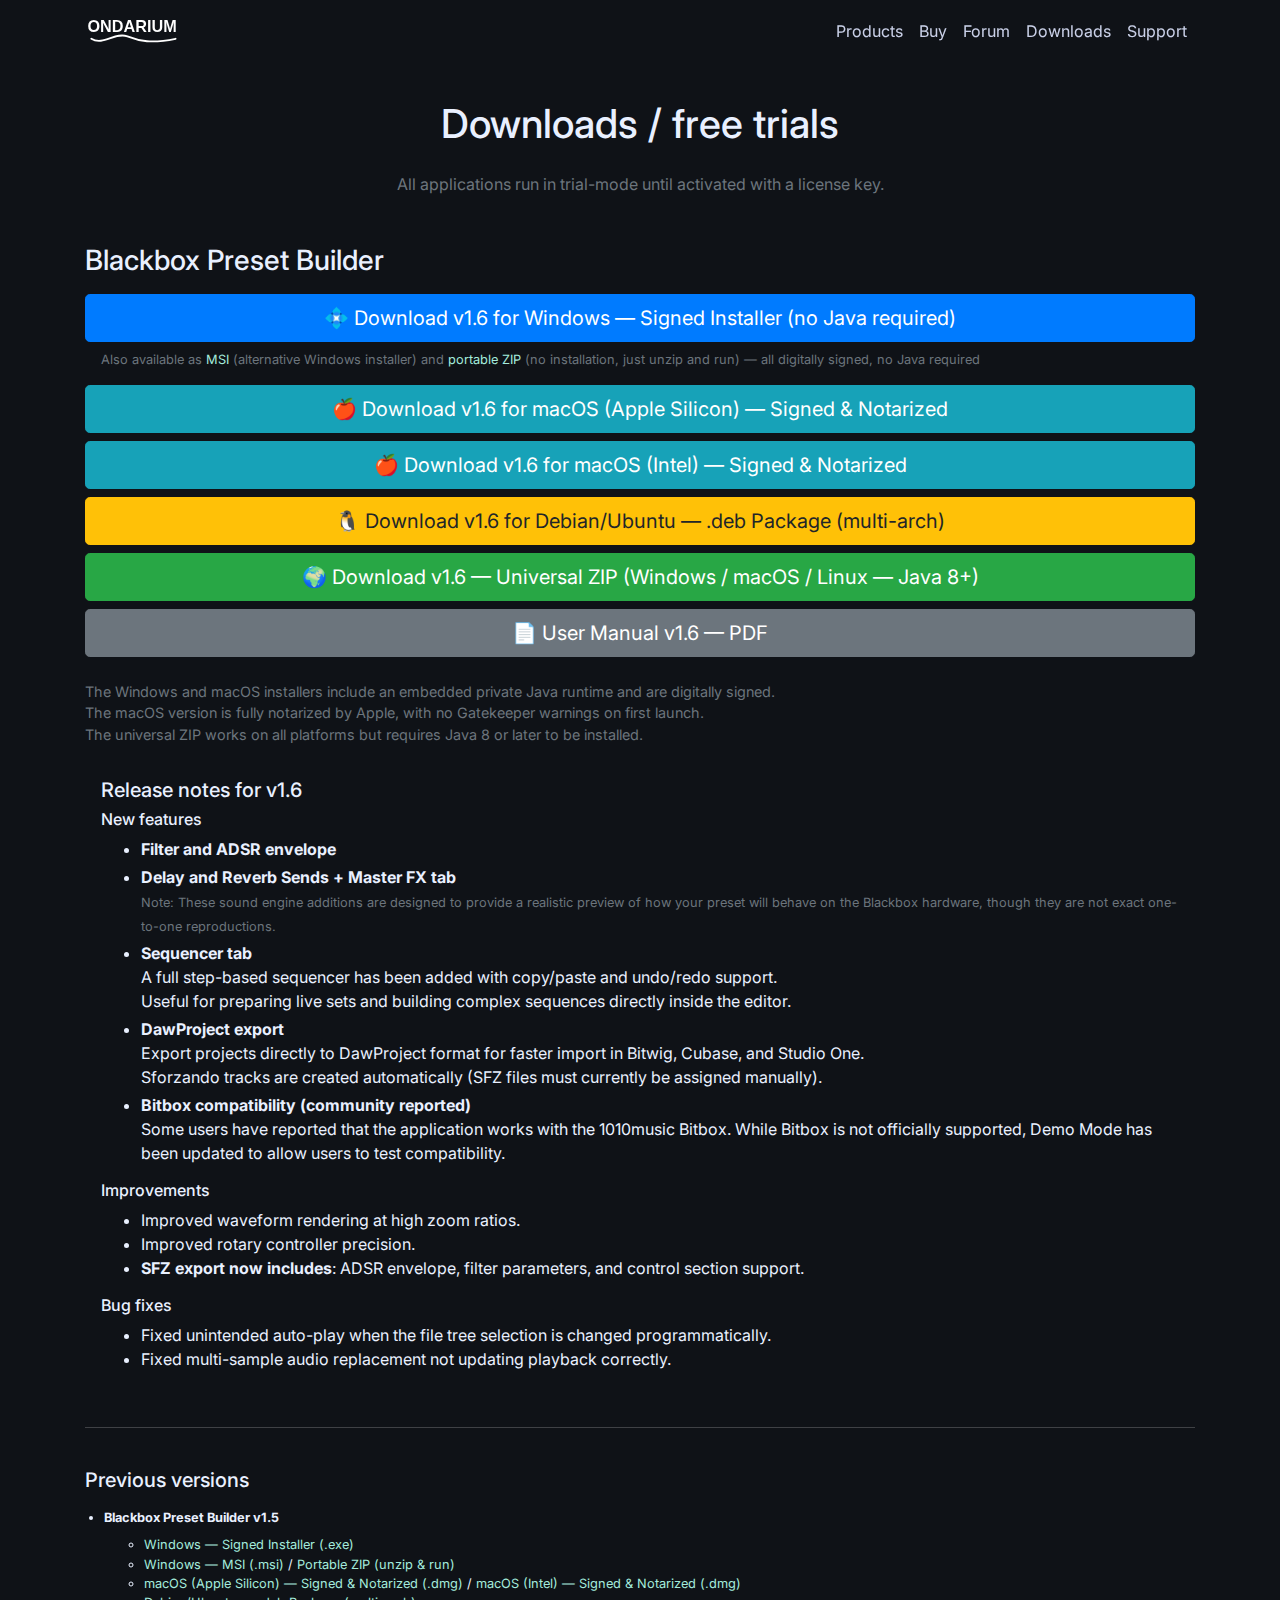
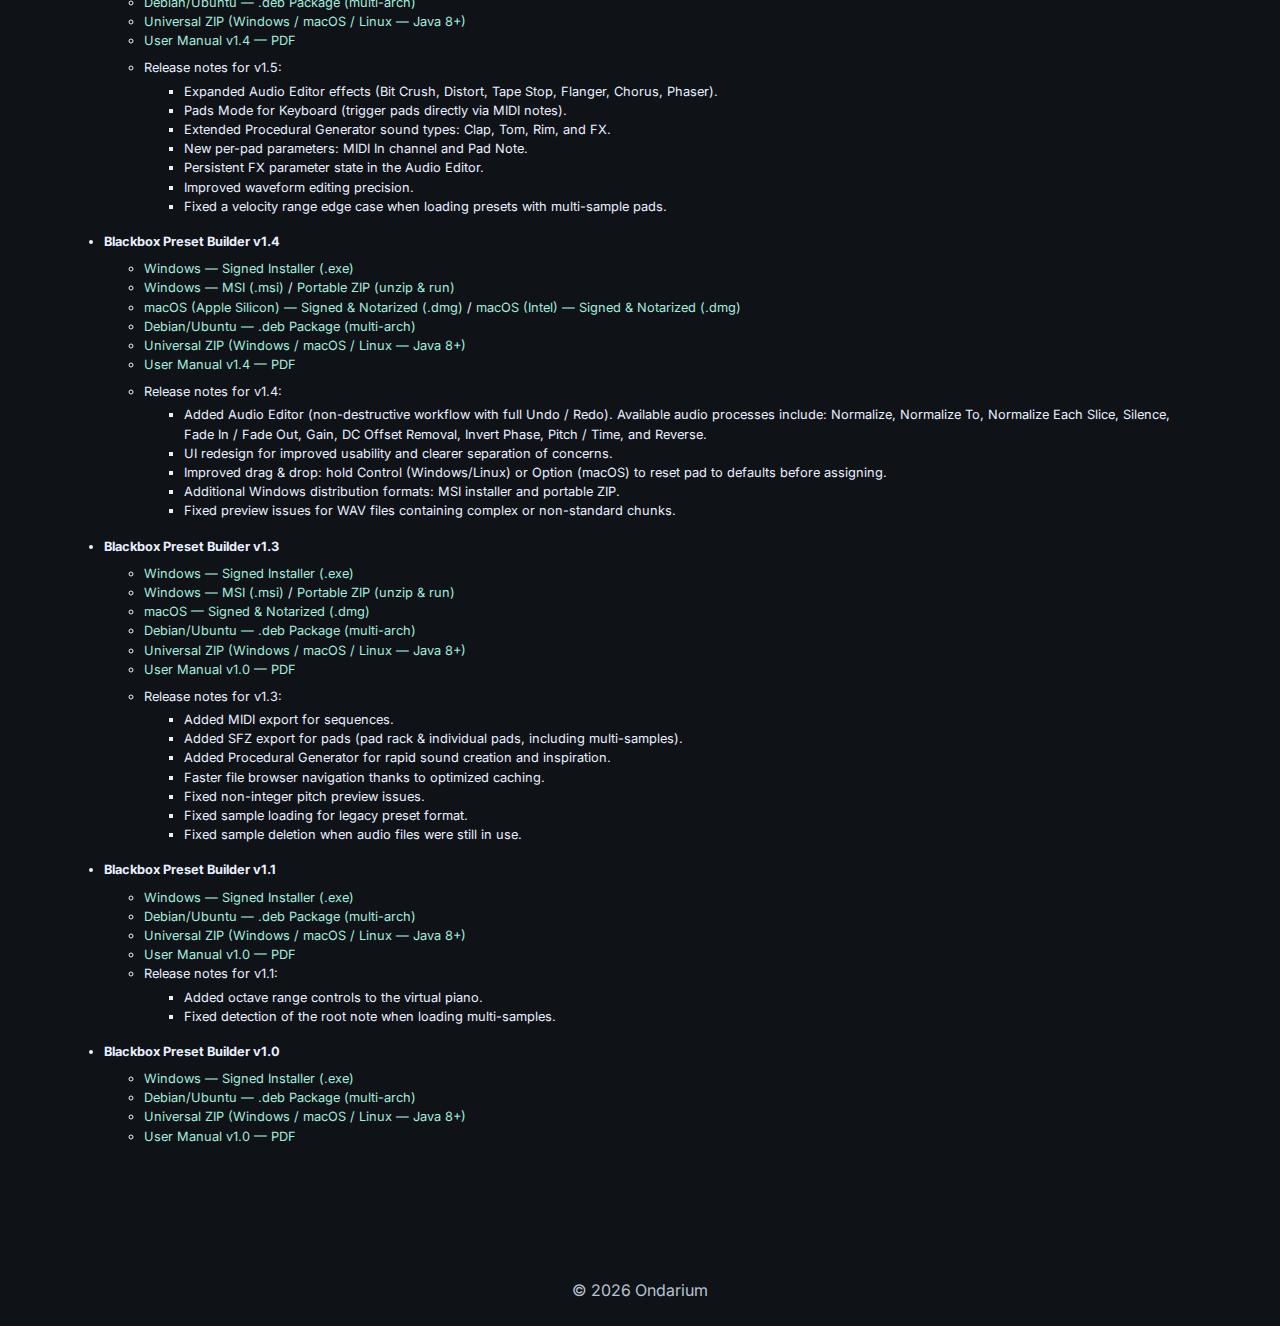
<file: downloads.html>
<!doctype html>
<html lang="en">
<head>

  <!-- Google tag (gtag.js) -->
  <script async src="https://www.googletagmanager.com/gtag/js?id=G-0QVJT9XZ2C"></script>
  <script>
    window.dataLayer = window.dataLayer || [];
    function gtag(){dataLayer.push(arguments);}
    gtag('js', new Date());

    gtag('config', 'G-0QVJT9XZ2C');
  </script>

  <meta charset="utf-8" />
  <meta name="viewport" content="width=device-width, initial-scale=1" />
  <title>Downloads — Ondarium</title>
  <meta name="description" content="Available downloads for Ondarium software." />

  <!-- Bootstrap -->
  <link rel="stylesheet" href="https://cdn.jsdelivr.net/npm/bootstrap@4.6.2/dist/css/bootstrap.min.css">
  
  <!-- Webfont Inter -->
  <link href="https://fonts.googleapis.com/css2?family=Inter:wght@400;500;600&display=swap" rel="stylesheet">
  
  <link rel="stylesheet" href="/css/custom.css">

  <link rel="icon" type="image/svg+xml" href="/images/favicon.svg">
  <link rel="icon" href="/images/favicon.ico">
  <link rel="apple-touch-icon" href="/images/apple-touch-icon.png" sizes="180x180">
</head>
<body>
  <!-- NAV -->
  <nav id="mainNav" class="navbar navbar-expand-lg navbar-dark fixed-top">
    <div class="container">
      <!-- Logo -->
      <a class="navbar-brand on-dark" href="/#top">
        <img class="logo-svg" src="/images/ondarium-mark.svg" alt="Ondarium">
      </a>

      <!-- Burger -->
      <button class="navbar-toggler" type="button" data-toggle="collapse" data-target="#navMenu"
        aria-controls="navMenu" aria-expanded="false" aria-label="Toggle navigation">
        <span class="navbar-toggler-icon"></span>
      </button>

      <!-- Menu items -->
      <div id="navMenu" class="collapse navbar-collapse justify-content-end text-right">
        <ul class="navbar-nav">
          <li class="nav-item"><a class="nav-link" href="/products.html">Products</a></li>
          <li class="nav-item"><a class="nav-link" href="https://store.ondarium.com">Buy</a></li>
          <li class="nav-item"><a class="nav-link" href="https://forum.ondarium.com">Forum</a></li>
          <li class="nav-item"><a class="nav-link" href="/downloads.html">Downloads</a></li>
          <li class="nav-item"><a class="nav-link" href="/support.html">Support</a></li>
        </ul>
      </div>
    </div>
  </nav>

  <!-- MAIN CONTENT -->
  <main class="container" style="padding-top:100px; padding-bottom:60px;">
    <h1 class="mb-4 text-center">Downloads  /  free trials</h1>
    
    <p class="text-center mb-5 text-muted">
    All applications run in trial-mode until activated with a license key.
    </p>

<!--    
<h3>Blackbox Preset Builder</h3>
<ul>
  <li>
    <strong>Windows Installer (.exe)</strong><br>
    <a href="https://github.com/Ondarium/ondarium-releases/releases/download/bbpb-1.0/BlackboxPresetBuilder-1.0.exe">
      Download v1.0 — Signed installer (no Java required)
    </a>
  </li>

  <li class="mt-2">
    <strong>Universal ZIP (Windows, macOS, Linux)</strong><br>
    <a href="https://github.com/Ondarium/ondarium-releases/releases/download/bbpb-1.0/BlackboxPresetBuilder-1.0-universal.zip">
      Download v1.0 — Java 8+ required
    </a>
  </li>
  <li class="mt-2">
    <strong>Manual</strong><br>
    <a href="https://github.com/Ondarium/ondarium-releases/releases/download/bbpb-1.0/BlackboxPresetBuilder_Manual-1.0.pdf">
      Download v1.0 — PDF
    </a>
  </li>
</ul>

<p class="text-muted" style="font-size: 0.9rem;">
  The Windows installer includes an embedded Java runtime and is digitally signed.<br>
  The universal ZIP works on all platforms but requires a Java 8+ installation.
</p>
-->

<h3 class="mb-3">Blackbox Preset Builder</h3>

    <!-- Latest version (v1.6) -->
    <div class="mb-4">
      <a class="btn btn-primary btn-lg btn-block mb-2"
         href="https://github.com/Ondarium/ondarium-releases/releases/download/bbpb-1.6/BlackboxPresetBuilder-1.6.exe">
        💠 Download v1.6 for Windows — Signed Installer (no Java required)
      </a>

      <div class="text-muted small mb-3 pl-3">
        Also available as
        <a href="https://github.com/Ondarium/ondarium-releases/releases/download/bbpb-1.6/BlackboxPresetBuilder-1.6.0.msi">MSI</a>
        (alternative Windows installer) and
        <a href="https://github.com/Ondarium/ondarium-releases/releases/download/bbpb-1.6/BlackboxPresetBuilder-1.6-portable-win.zip">portable ZIP</a>
        (no installation, just unzip and run) — all digitally signed, no Java required
      </div>

      <!-- macOS Apple Silicon -->
      <a class="btn btn-info btn-lg btn-block mb-2"
         href="https://github.com/Ondarium/ondarium-releases/releases/download/bbpb-1.6/BlackboxPresetBuilder-1.6-AppleSilicon.dmg">
        🍎 Download v1.6 for macOS (Apple Silicon) — Signed &amp; Notarized
      </a>

      <!-- macOS Intel -->
      <a class="btn btn-info btn-lg btn-block mb-2"
         href="https://github.com/Ondarium/ondarium-releases/releases/download/bbpb-1.6/BlackboxPresetBuilder-1.6-Intel.dmg">
        🍎 Download v1.6 for macOS (Intel) — Signed &amp; Notarized
      </a>

      <a class="btn btn-warning btn-lg btn-block mb-2"
         href="https://github.com/Ondarium/ondarium-releases/releases/download/bbpb-1.6/blackbox-preset-builder_1.6-1_all.deb">
        🐧 Download v1.6 for Debian/Ubuntu — .deb Package (multi-arch)
      </a>

      <a class="btn btn-success btn-lg btn-block mb-2"
         href="https://github.com/Ondarium/ondarium-releases/releases/download/bbpb-1.6/BlackboxPresetBuilder-1.6-universal.zip">
        🌍 Download v1.6 — Universal ZIP (Windows / macOS / Linux — Java 8+)
      </a>

      <a class="btn btn-secondary btn-lg btn-block"
         href="https://github.com/Ondarium/ondarium-releases/releases/download/bbpb-1.6/BlackboxPresetBuilder_Manual-1.6.pdf">
        📄 User Manual v1.6 — PDF
      </a>
    </div>

    <p class="text-muted" style="font-size: 0.9rem;">
        The Windows and macOS installers include an embedded private Java runtime and are digitally signed.<br>
        The macOS version is fully notarized by Apple, with no Gatekeeper warnings on first launch.<br>
        The universal ZIP works on all platforms but requires Java 8 or later to be installed.
    </p>

     <!-- Release Notes v1.6 -->
    <div class="p-3 mb-4">
      <h5 class="mb-2">Release notes for v1.6</h5>

      <h6 class="mt-2">New features</h6>
      <ul class="mb-2">
        <li>
          <strong>Filter and ADSR envelope</strong>
        </li>
        <li class="mt-1">
          <strong>Delay and Reverb Sends + Master FX tab</strong><br>
          <span class="text-muted small">
            Note: These sound engine additions are designed to provide a realistic preview of how your preset will behave on the Blackbox hardware,
            though they are not exact one-to-one reproductions.
          </span>
        </li>
        <li class="mt-1">
          <strong>Sequencer tab</strong><br>
          A full step-based sequencer has been added with copy/paste and undo/redo support.<br>
          Useful for preparing live sets and building complex sequences directly inside the editor.
        </li>
        <li class="mt-1">
          <strong>DawProject export</strong><br>
          Export projects directly to DawProject format for faster import in Bitwig, Cubase, and Studio One.<br>
          Sforzando tracks are created automatically (SFZ files must currently be assigned manually).
        </li>
        <li class="mt-1">
          <strong>Bitbox compatibility (community reported)</strong><br>
          Some users have reported that the application works with the 1010music Bitbox.
          While Bitbox is not officially supported, Demo Mode has been updated to allow users to test compatibility.
        </li>
      </ul>

      <h6 class="mt-3">Improvements</h6>
      <ul class="mb-2">
        <li>Improved waveform rendering at high zoom ratios.</li>
        <li>Improved rotary controller precision.</li>
        <li>
          <strong>SFZ export now includes</strong>: ADSR envelope, filter parameters, and control section support.
        </li>
      </ul>

      <h6 class="mt-3">Bug fixes</h6>
      <ul class="mb-0">
        <li>Fixed unintended auto-play when the file tree selection is changed programmatically.</li>
        <li>Fixed multi-sample audio replacement not updating playback correctly.</li>
      </ul>
    </div>
        
    <hr style="border-top: 1px solid rgba(255,255,255,0.2); margin: 2.5rem 0;">

    
    <!-- Previous versions (no big buttons) -->
    <div class="mb-5">
  <h5 class="mb-3">Previous versions</h5>

  <ul class="small" style="padding-left: 1.2rem;">
    <li class="mb-3">
          <strong>Blackbox Preset Builder v1.5</strong>
          <ul class="mt-2">
            <li>
              <a href="https://github.com/Ondarium/ondarium-releases/releases/download/bbpb-1.5/BlackboxPresetBuilder-1.5.exe">
                Windows — Signed Installer (.exe)
              </a>
            </li>
            <li>
              <a href="https://github.com/Ondarium/ondarium-releases/releases/download/bbpb-1.5/BlackboxPresetBuilder-1.5.0.msi">
                Windows — MSI (.msi)
              </a>
              /
              <a href="https://github.com/Ondarium/ondarium-releases/releases/download/bbpb-1.5/BlackboxPresetBuilder-1.5-portable-win.zip">
                Portable ZIP (unzip &amp; run)
              </a>
            </li>
            <li>
              <a href="https://github.com/Ondarium/ondarium-releases/releases/download/bbpb-1.5/BlackboxPresetBuilder-1.5-AppleSilicon.dmg">
                macOS (Apple Silicon) — Signed &amp; Notarized (.dmg)
              </a>
              /
              <a href="https://github.com/Ondarium/ondarium-releases/releases/download/bbpb-1.5/BlackboxPresetBuilder-1.5-Intel.dmg">
                macOS (Intel) — Signed &amp; Notarized (.dmg)
              </a>
            </li>
            <li>
              <a href="https://github.com/Ondarium/ondarium-releases/releases/download/bbpb-1.5/blackbox-preset-builder_1.5-1_all.deb">
                Debian/Ubuntu — .deb Package (multi-arch)
              </a>
            </li>
            <li>
              <a href="https://github.com/Ondarium/ondarium-releases/releases/download/bbpb-1.5/BlackboxPresetBuilder-1.5-universal.zip">
                Universal ZIP (Windows / macOS / Linux — Java 8+)
              </a>
            </li>
            <li>
              <a href="https://github.com/Ondarium/ondarium-releases/releases/download/bbpb-1.5/BlackboxPresetBuilder_Manual-1.4.pdf">
                User Manual v1.4 — PDF
              </a>
            </li>

            <li class="mt-2">
              Release notes for v1.5:
              <ul class="mt-1">
                <li>Expanded Audio Editor effects (Bit Crush, Distort, Tape Stop, Flanger, Chorus, Phaser).</li>
                <li>Pads Mode for Keyboard (trigger pads directly via MIDI notes).</li>
                <li>Extended Procedural Generator sound types: Clap, Tom, Rim, and FX.</li>
                <li>New per-pad parameters: MIDI In channel and Pad Note.</li>
                <li>Persistent FX parameter state in the Audio Editor.</li>
                <li>Improved waveform editing precision.</li>
                <li>Fixed a velocity range edge case when loading presets with multi-sample pads.</li>
              </ul>
            </li>
          </ul>
    </li>
    <li class="mb-3">
      <strong>Blackbox Preset Builder v1.4</strong>
      <ul class="mt-2">
        <li>
          <a href="https://github.com/Ondarium/ondarium-releases/releases/download/bbpb-1.4/BlackboxPresetBuilder-1.4.exe">
            Windows — Signed Installer (.exe)
          </a>
        </li>
        <li>
          <a href="https://github.com/Ondarium/ondarium-releases/releases/download/bbpb-1.4/BlackboxPresetBuilder-1.4.0.msi">
            Windows — MSI (.msi)
          </a>
          /
          <a href="https://github.com/Ondarium/ondarium-releases/releases/download/bbpb-1.4/BlackboxPresetBuilder-1.4-portable-win.zip">
            Portable ZIP (unzip &amp; run)
          </a>
        </li>
        <li>
          <a href="https://github.com/Ondarium/ondarium-releases/releases/download/bbpb-1.4/BlackboxPresetBuilder-1.4-AppleSilicon.dmg">
            macOS (Apple Silicon) — Signed &amp; Notarized (.dmg)
          </a>
          /
          <a href="https://github.com/Ondarium/ondarium-releases/releases/download/bbpb-1.4/BlackboxPresetBuilder-1.4-Intel.dmg">
            macOS (Intel) — Signed &amp; Notarized (.dmg)
          </a>
        </li>
        <li>
          <a href="https://github.com/Ondarium/ondarium-releases/releases/download/bbpb-1.4/blackbox-preset-builder_1.4-1_all.deb">
            Debian/Ubuntu — .deb Package (multi-arch)
          </a>
        </li>
        <li>
          <a href="https://github.com/Ondarium/ondarium-releases/releases/download/bbpb-1.4/BlackboxPresetBuilder-1.4-universal.zip">
            Universal ZIP (Windows / macOS / Linux — Java 8+)
          </a>
        </li>
        <li>
          <a href="https://github.com/Ondarium/ondarium-releases/releases/download/bbpb-1.4/BlackboxPresetBuilder_Manual-1.4.pdf">
            User Manual v1.4 — PDF
          </a>
        </li>

        <li class="mt-2">
          Release notes for v1.4:
          <ul class="mt-1">
            <li>Added Audio Editor (non-destructive workflow with full Undo / Redo). Available audio processes include: Normalize, Normalize To, Normalize Each Slice, Silence, Fade In / Fade Out, Gain, DC Offset Removal, Invert Phase, Pitch / Time, and Reverse.</li>
            <li>UI redesign for improved usability and clearer separation of concerns.</li>
            <li>Improved drag &amp; drop: hold Control (Windows/Linux) or Option (macOS) to reset pad to defaults before assigning.</li>
            <li>Additional Windows distribution formats: MSI installer and portable ZIP.</li>
            <li>Fixed preview issues for WAV files containing complex or non-standard chunks.</li>
          </ul>
        </li>
      </ul>
    </li>

    <li class="mb-3">
      <strong>Blackbox Preset Builder v1.3</strong>
      <ul class="mt-2">
        <li>
          <a href="https://github.com/Ondarium/ondarium-releases/releases/download/bbpb-1.3/BlackboxPresetBuilder-1.3.exe">
            Windows — Signed Installer (.exe)
          </a>
        </li>
        <li>
          <a href="https://github.com/Ondarium/ondarium-releases/releases/download/bbpb-1.3/BlackboxPresetBuilder-1.3.0.msi">
            Windows — MSI (.msi)
          </a>
          /
          <a href="https://github.com/Ondarium/ondarium-releases/releases/download/bbpb-1.3/BlackboxPresetBuilder-1.3-portable-win.zip">
            Portable ZIP (unzip &amp; run)
          </a>
        </li>
        <li>
          <a href="https://github.com/Ondarium/ondarium-releases/releases/download/bbpb-1.3/BlackboxPresetBuilder-1.3.dmg">
            macOS — Signed &amp; Notarized (.dmg)
          </a>
        </li>
        <li>
          <a href="https://github.com/Ondarium/ondarium-releases/releases/download/bbpb-1.3/blackbox-preset-builder_1.3-1_all.deb">
            Debian/Ubuntu — .deb Package (multi-arch)
          </a>
        </li>
        <li>
          <a href="https://github.com/Ondarium/ondarium-releases/releases/download/bbpb-1.3/BlackboxPresetBuilder-1.3-universal.zip">
            Universal ZIP (Windows / macOS / Linux — Java 8+)
          </a>
        </li>
        <li>
          <a href="https://github.com/Ondarium/ondarium-releases/releases/download/bbpb-1.3/BlackboxPresetBuilder_Manual-1.0.pdf">
            User Manual v1.0 — PDF
          </a>
        </li>

        <li class="mt-2">
          Release notes for v1.3:
          <ul class="mt-1">
            <li>Added MIDI export for sequences.</li>
            <li>Added SFZ export for pads (pad rack &amp; individual pads, including multi-samples).</li>
            <li>Added Procedural Generator for rapid sound creation and inspiration.</li>
            <li>Faster file browser navigation thanks to optimized caching.</li>
            <li>Fixed non-integer pitch preview issues.</li>
            <li>Fixed sample loading for legacy preset format.</li>
            <li>Fixed sample deletion when audio files were still in use.</li>
          </ul>
        </li>
      </ul>
    </li>

    <li class="mb-3">
      <strong>Blackbox Preset Builder v1.1</strong>
      <ul class="mt-2">
        <li>
          <a href="https://github.com/Ondarium/ondarium-releases/releases/download/bbpb-1.1/BlackboxPresetBuilder-1.1.exe">
            Windows — Signed Installer (.exe)
          </a>
        </li>
        <li>
          <a href="https://github.com/Ondarium/ondarium-releases/releases/download/bbpb-1.1/blackbox-preset-builder_1.1-1_all.deb">
            Debian/Ubuntu — .deb Package (multi-arch)
          </a>
        </li>
        <li>
          <a href="https://github.com/Ondarium/ondarium-releases/releases/download/bbpb-1.1/BlackboxPresetBuilder-1.1-universal.zip">
            Universal ZIP (Windows / macOS / Linux — Java 8+)
          </a>
        </li>
        <li>
          <a href="https://github.com/Ondarium/ondarium-releases/releases/download/bbpb-1.1/BlackboxPresetBuilder_Manual-1.0.pdf">
            User Manual v1.0 — PDF
          </a>
        </li>
        <li>
          Release notes for v1.1:
          <ul class="mt-1">
            <li>Added octave range controls to the virtual piano.</li>
            <li>Fixed detection of the root note when loading multi-samples.</li>
          </ul>
        </li>
      </ul>
    </li>

    <li class="mb-3">
      <strong>Blackbox Preset Builder v1.0</strong>
      <ul class="mt-2">
        <li>
          <a href="https://github.com/Ondarium/ondarium-releases/releases/download/bbpb-1.0/BlackboxPresetBuilder-1.0.exe">
            Windows — Signed Installer (.exe)
          </a>
        </li>
        <li>
          <a href="https://github.com/Ondarium/ondarium-releases/releases/download/bbpb-1.0/blackbox-preset-builder_1.0-1_all.deb">
            Debian/Ubuntu — .deb Package (multi-arch)
          </a>
        </li>
        <li>
          <a href="https://github.com/Ondarium/ondarium-releases/releases/download/bbpb-1.0/BlackboxPresetBuilder-1.0-universal.zip">
            Universal ZIP (Windows / macOS / Linux — Java 8+)
          </a>
        </li>
        <li>
          <a href="https://github.com/Ondarium/ondarium-releases/releases/download/bbpb-1.1/BlackboxPresetBuilder_Manual-1.0.pdf">
            User Manual v1.0 — PDF
          </a>
        </li>
      </ul>
    </li>
  </ul>
</div>



  </main>

  <!-- FOOTER -->
  <footer class="footer text-center py-4">
    <div class="container">
      <div>© <span id="y"></span> Ondarium</div>
    </div>
  </footer>

  <script src="https://cdn.jsdelivr.net/npm/jquery@3.6.4/dist/jquery.min.js"></script>
  <script src="https://cdn.jsdelivr.net/npm/bootstrap@4.6.2/dist/js/bootstrap.bundle.min.js" integrity="sha384-Fy6S3B9q64WdZWQUiU+q4/2Lc9npb8tCaSX9FK7E8HnRr0Jz8D6OP9dO5Vg3Q9ct" crossorigin="anonymous"></script>
  <script>
    const nav = document.getElementById('mainNav');
    function onScroll(){ nav.classList.toggle('scrolled', window.scrollY > 10); }
    document.addEventListener('scroll', onScroll); onScroll();
    document.getElementById('y').textContent = new Date().getFullYear();
  </script>
 
  <!-- Download tracking -->
  <script>
    document.addEventListener('click', function (e) {
      var link = e.target.closest('a');
      if (!link) return;

      var url = link.getAttribute('href');
      if (!url) return;

      if (url.match(/\.(exe|msi|zip|deb|dmg|pdf)$/i)) {
        if (typeof gtag === 'function') {
          gtag('event', 'download_file', {
            file_url: url,
            file_name: url.split('/').pop(),
            file_extension: url.split('.').pop().toLowerCase(),
            page_title: document.title,
            page_location: window.location.href
          });
        }
      }
    });
 </script>

</body>
</html>
</file>
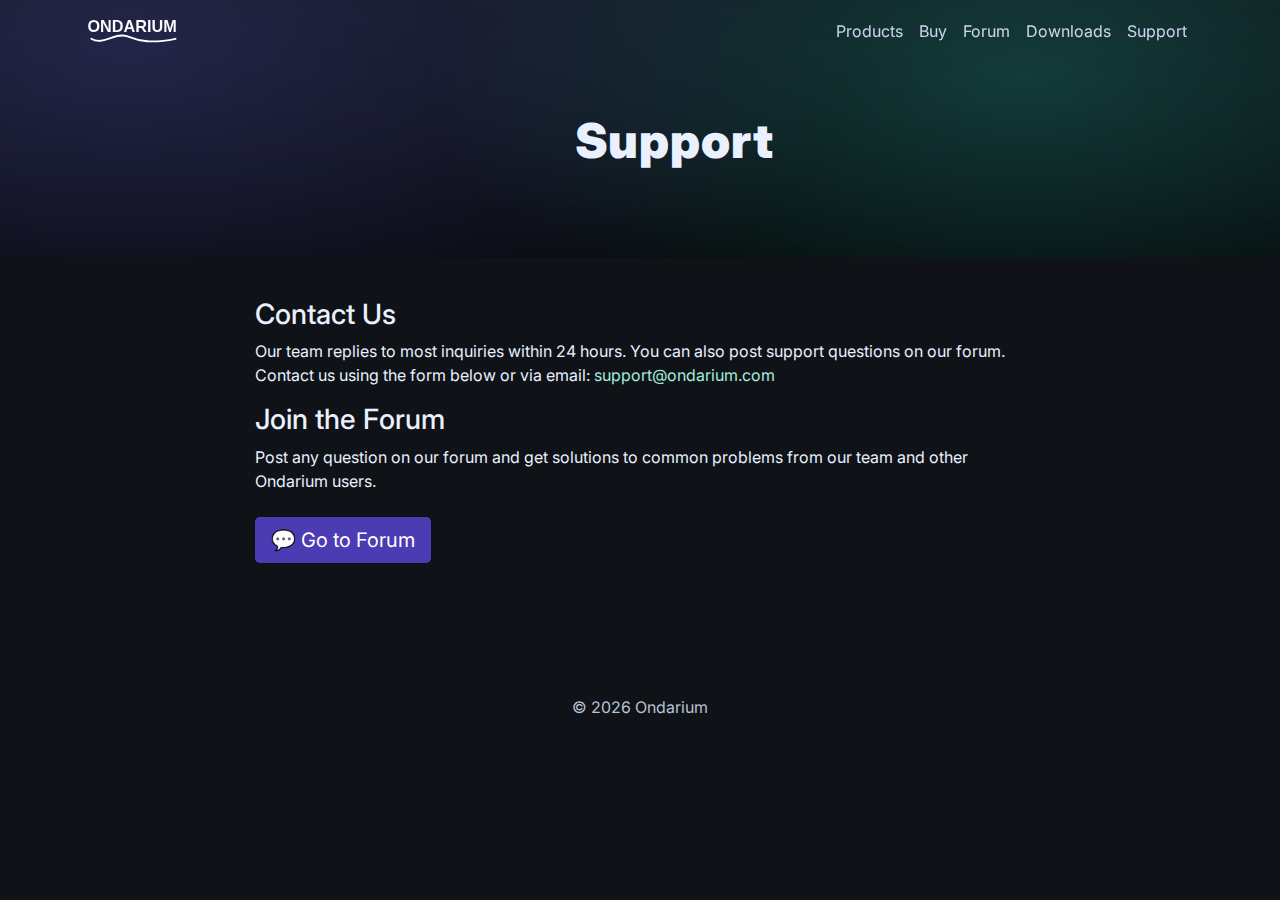
<file: support.html>
<!doctype html>
<html lang="en">
<head>
    <!-- Google tag (gtag.js) -->
  <script async src="https://www.googletagmanager.com/gtag/js?id=G-0QVJT9XZ2C"></script>
  <script>
    window.dataLayer = window.dataLayer || [];
    function gtag(){dataLayer.push(arguments);}
    gtag('js', new Date());

    gtag('config', 'G-0QVJT9XZ2C');
  </script>

  <meta charset="utf-8" />
  <meta name="viewport" content="width=device-width, initial-scale=1" />
  <title>Support — Ondarium</title>
  <meta name="description" content="Get support for Ondarium products or contact our team." />

  <!-- Bootstrap -->
  <link rel="stylesheet" href="https://cdn.jsdelivr.net/npm/bootstrap@4.6.2/dist/css/bootstrap.min.css">
  
  <!-- Webfont Inter -->
  <link href="https://fonts.googleapis.com/css2?family=Inter:wght@400;500;600&display=swap" rel="stylesheet">
  
  <link rel="stylesheet" href="/css/custom.css">

  <link rel="icon" type="image/svg+xml" href="/images/favicon.svg">
  <link rel="icon" href="/images/favicon.ico">
  <link rel="apple-touch-icon" href="/images/apple-touch-icon.png" sizes="180x180">
</head>
<body>
  <!-- NAV -->
  <nav id="mainNav" class="navbar navbar-expand-lg navbar-dark fixed-top">
    <div class="container">
      <!-- Logo -->
      <a class="navbar-brand on-dark" href="/#top">
        <img class="logo-svg" src="/images/ondarium-mark.svg" alt="Ondarium">
      </a>

      <!-- Burger -->
      <button class="navbar-toggler" type="button" data-toggle="collapse" data-target="#navMenu"
        aria-controls="navMenu" aria-expanded="false" aria-label="Toggle navigation">
        <span class="navbar-toggler-icon"></span>
      </button>

      <!-- Menu items -->
      <div id="navMenu" class="collapse navbar-collapse justify-content-end text-right">
        <ul class="navbar-nav">
          <li class="nav-item"><a class="nav-link" href="/products.html">Products</a></li>
          <li class="nav-item"><a class="nav-link" href="https://store.ondarium.com">Buy</a></li>
          <li class="nav-item"><a class="nav-link" href="https://forum.ondarium.com">Forum</a></li>
          <li class="nav-item"><a class="nav-link" href="/downloads.html">Downloads</a></li>
          <li class="nav-item"><a class="nav-link" href="/support.html">Support</a></li>
        </ul>
      </div>
    </div>
  </nav>

   <!-- HERO -->
  <header id="top" class="page-header">
    <div class="page-header-image"></div>
    <div class="container hero">
    <div class="row align-items-center">
        <div class="col-lg-5 text-center mb-4 mb-lg-0">
          <!-- Light logo for dark hero -->
          <!--
          <img class="logo-xl on-dark" src="/images/ondarium-mark.svg" alt="Ondarium"> -->
        </div>
        <div class="col-lg-7 text-center text-lg-left">
          <h1 class="title">Support</h1>
        </div>
    </div>

      <!-- Subscribe form -->
      <!--
      <form class="row subscribe-form mt-4" method="post" action="#">
        <div class="col-md-7 mb-2 mb-md-0"><input type="email" class="subscribe-email" name="email" placeholder="Join the mailing list" required></div>
        <div class="col-md-5"><button class="btn btn-gradient btn-subscribe" type="submit">Subscribe</button></div>
      </form>
      -->
    </div>
  </header>

  <!-- MAIN CONTENT -->
  <main class="container" style="padding-top:40px; padding-bottom:60px; max-width:800px;">
    <!--<h1 class="mb-4 text-center">Contact us</h1> -->

    <!-- Contact section -->
    <section class="mb-5">
      <h3>Contact Us</h3>
      <p>
        Our team replies to most inquiries within 24 hours. You can also post support questions on our forum.
        Contact us using the form below or via email:
        <a href="mailto:support@ondarium.com">support@ondarium.com</a>
      </p>

      <!-- Simple contact form -->
      <!--
      <form method="post" action="mailto:support@ondarium.com" enctype="text/plain" class="mt-4">
        <div class="form-group">
          <label for="name">Name</label>
          <input id="name" name="name" type="text" class="form-control" required>
        </div>
        <div class="form-group">
          <label for="email">Email</label>
          <input id="email" name="email" type="email" class="form-control" required>
        </div>
        <div class="form-group">
          <label for="message">Message</label>
          <textarea id="message" name="message" rows="5" class="form-control" required></textarea>
        </div>
        <button type="submit" class="btn btn-gradient">Send Message</button>
      </form>
    </section>
    -->

    <!-- Forum section -->
    <section>
      <h3>Join the Forum</h3>
      <p>
        Post any question on our forum and get solutions to common problems from our team and other Ondarium users.
      </p>
      <a href="https://forum.ondarium.com" class="btn btn-lg mt-2" style="background-color:#4c3cb4; color:white; border:none;">
        💬 Go to Forum
     </a>
    </section>
  </main>

  <!-- FOOTER -->
  <footer class="footer text-center py-4">
    <div class="container">
      <div>© <span id="y"></span> Ondarium</div>
    </div>
  </footer>

  <script src="https://cdn.jsdelivr.net/npm/jquery@3.6.4/dist/jquery.min.js"></script>
  <script src="https://cdn.jsdelivr.net/npm/bootstrap@4.6.2/dist/js/bootstrap.bundle.min.js" integrity="sha384-Fy6S3B9q64WdZWQUiU+q4/2Lc9npb8tCaSX9FK7E8HnRr0Jz8D6OP9dO5Vg3Q9ct" crossorigin="anonymous"></script>
  <script>
    const nav = document.getElementById('mainNav');
    function onScroll(){ nav.classList.toggle('scrolled', window.scrollY > 10); }
    document.addEventListener('scroll', onScroll); onScroll();
    document.getElementById('y').textContent = new Date().getFullYear();
  </script>
</body>
</html>
</file>
<file: css/custom.css>
:root{
  --brand1:#7a7cff; /* purple */
  --brand2:#41e4cf; /* teal */
  --bg-deep:#0f1217;
  --bg-dark:#141820;
  --bg-mid:#1a1f2a;
  --text:#e9f0ff;
  --muted:#b9c2d0;
}

html,body{font-family: 'Inter', 'Helvetica Neue', Arial, sans-serif; -webkit-font-smoothing: antialiased; -moz-osx-font-smoothing: grayscale; text-rendering: optimizeLegibility;height:100%; background:var(--bg-deep); color:var(--text);}
/* NAVBAR */
.navbar{background:transparent; transition:background .25s ease;}
.navbar.scrolled{background:rgba(15,18,23,.8); backdrop-filter:saturate(120%) blur(6px);}
.navbar-brand{font-weight:800; letter-spacing:.06em; color:#fff;}
.nav-link{color:#dfe6ff !important; opacity:.9}

/* HERO */
.page-header{position:relative; overflow:hidden;}
.page-header-image{position:absolute; inset:0; pointer-events:none;}
.page-header-image::before{
  content:""; position:absolute; inset:0;
  background:
    radial-gradient(1200px 600px at 10% 20%, rgba(122,124,255,.20), transparent 60%),
    radial-gradient(1000px 500px at 80% 30%, rgba(65,228,207,.20), transparent 60%),
    linear-gradient(180deg, rgba(0,0,0,0) 0%, rgba(0,0,0,.55) 100%);
  filter: saturate(120%);
}
.hero{padding:7rem 0 5rem;}
.logo-xl{max-width:260px; height:auto;}
.title{font-weight:900; letter-spacing:.02em; font-size:3rem;}
.subtitle{font-size:1.25rem; color:var(--muted)}
.btn-gradient{border:0; color:#0f1217; font-weight:700; padding:.85rem 1.4rem; border-radius:2rem;
  background:linear-gradient(90deg, var(--brand1), var(--brand2)); box-shadow:0 10px 30px rgba(80,180,200,.25)}
.btn-gradient:hover{filter:brightness(1.05); color:#0b0e12}

/* SOCIAL */
.social-icon .list-inline-item a{display:inline-flex; width:48px; height:48px; border-radius:12px; align-items:center; justify-content:center;
  background:#2a3040; color:#cfe9ff; font-size:1.25rem; transition:transform .15s}
.social-icon .list-inline-item a:hover{transform:translateY(-2px)}

/* SVG HOOK SECTIONS */
section.hook{position:relative; padding:4.5rem 0;}
.hook-top{position:absolute; top:-1px; left:0; width:100%; height:64px;}
.hook-top path{shape-rendering:geometricPrecision}
.hook-content{position:relative; z-index:1}
.section-header{font-weight:800; font-size:2rem;}
.section-break{height:4px; border-radius:2px; margin:.5rem 0 2rem}
.bg1{background:var(--bg-mid)}
.bg2{background:#262a2d}
.bg3{background:#173436}
.bgcolor1{background:var(--brand1)}
.bgcolor2{background:var(--brand2)}
.color1{color:var(--brand1)}
.color2{color:var(--brand2)}

/* VIDEO WRAPS */
.video-background{background:#0e1218; border-radius:.75rem; overflow:hidden; position:relative}
.video-background video{width:100%; display:block}

/* SUBSCRIBE */
.subscribe-form .subscribe-email{width:100%; padding:1rem; border:0; border-radius:.65rem; background:#e8eefc; color:#111;}
.subscribe-form .btn-subscribe{width:100%; padding:1rem; border-radius:.65rem;}

/* PRICING */
.download-option{border-radius:1rem; padding:1.2rem; text-align:center; color:#0e1218; font-weight:800}
.download-option.gradient{background:linear-gradient(90deg, var(--brand1), var(--brand2));}
.download-option.gray{background:#c8cfda}
.download-name{font-size:1.25rem}
.download-amount{font-size:1.1rem; opacity:.9}
.download-included{list-style:none; padding-left:1rem; margin-top:1rem; color:#cdd5e6}
.download-included li{margin:.35rem 0}

/* FOOTER */
.footer{padding:3rem 0; text-align:center; color:#b8c2d2}
.footer .policy-links a{color:#9fb2d1}

/* LOGO ADAPTIVE (SVG uses currentColor) */
.on-dark{color:#fff;}
.on-light{color:#111;}
.logo-svg{height:36px; width:auto; filter: invert(1);}

/* UTIL */
a{color:#a4ecdd}
a:hover{color:#b8fff0}

@media (max-width: 991.98px) {
  .navbar-collapse {
    background-color: rgba(20, 24, 32, 0.95); /* fond semi-transparent comme Vital */
    border-radius: 0 0 12px 12px;
    padding: 1rem;
  }
}

@media (min-width: 992px) {
  .hero .col-lg-7 {
    padding-left: 2rem;
  }
}

.screenshot-wrapper {
  max-width: 1100px;   /* largeur max du screenshot */
  margin: 0 auto;      /* centré dans le container */
}

.screenshot-wrapper img {
  width: 100%;         /* prend toute la largeur dispo */
  border-radius: .75rem;
  box-shadow: 0 12px 45px rgba(0, 0, 0, .45);
}
</file>
